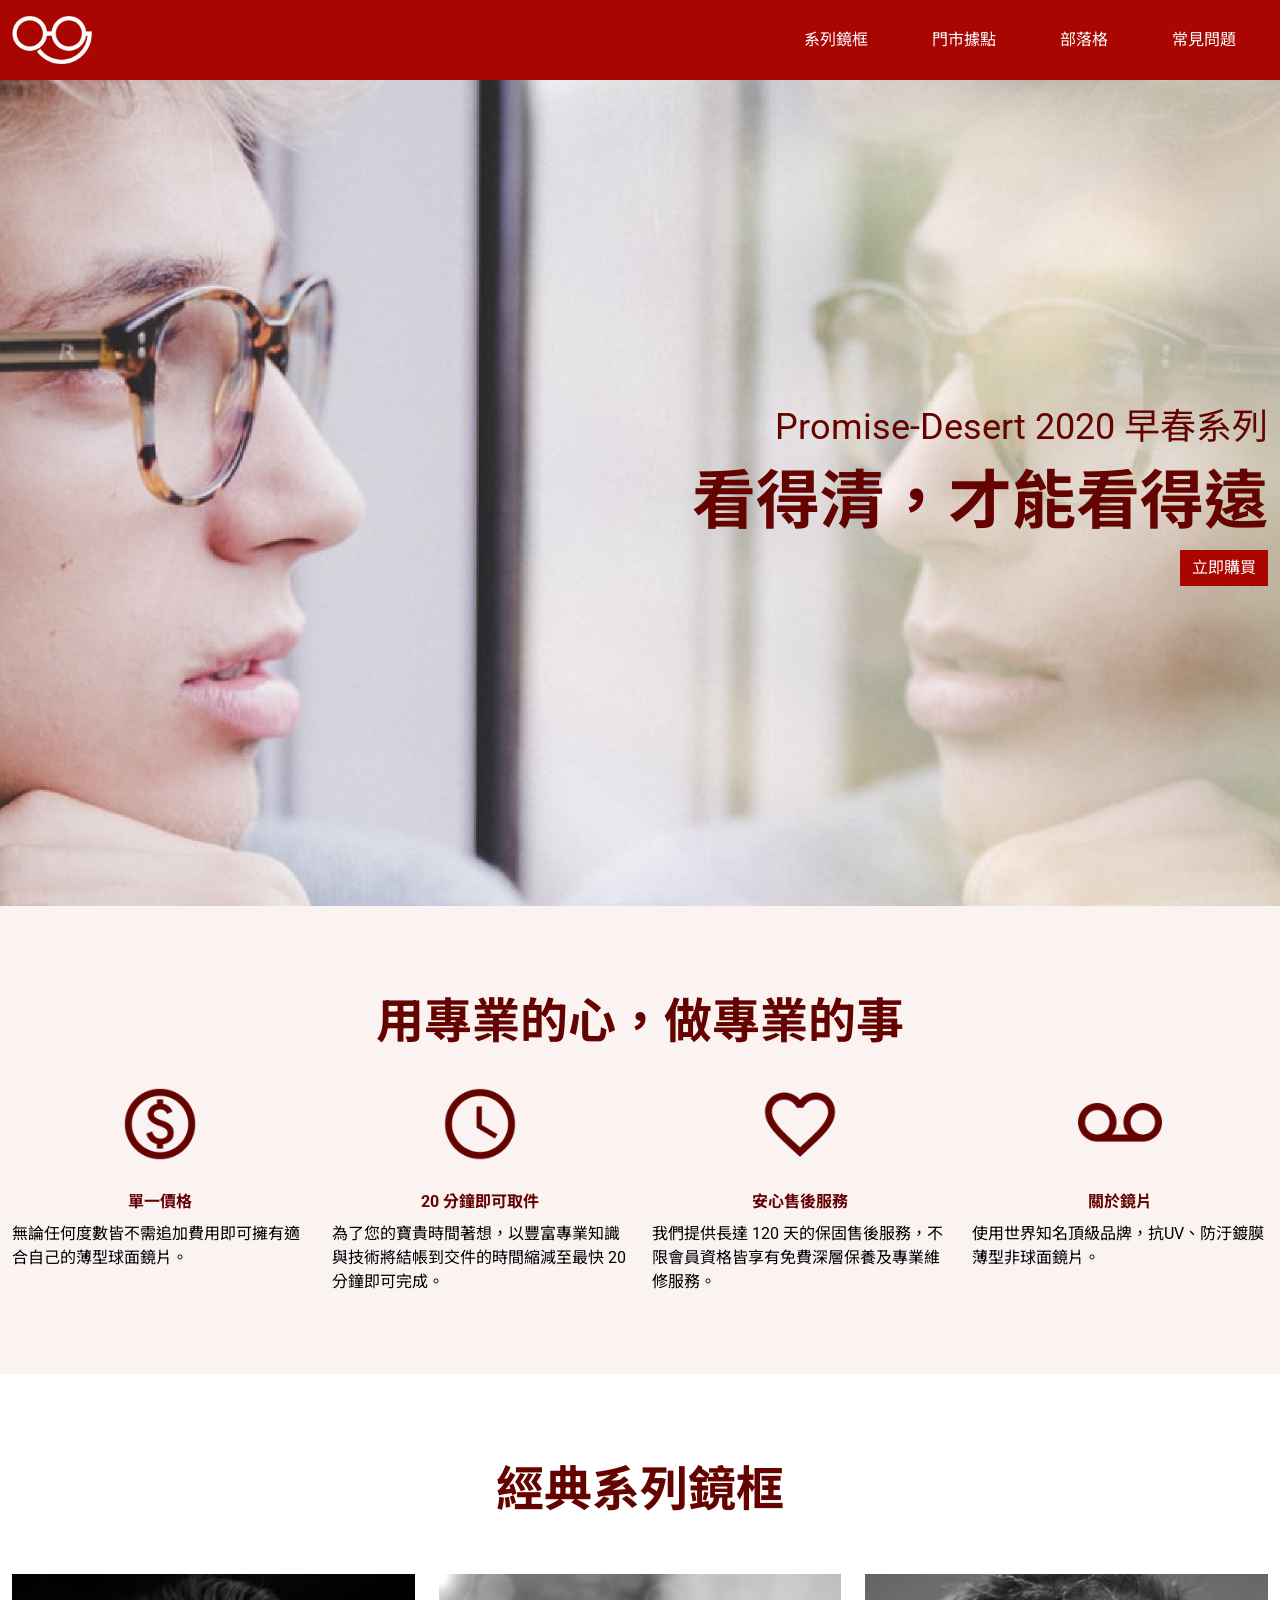
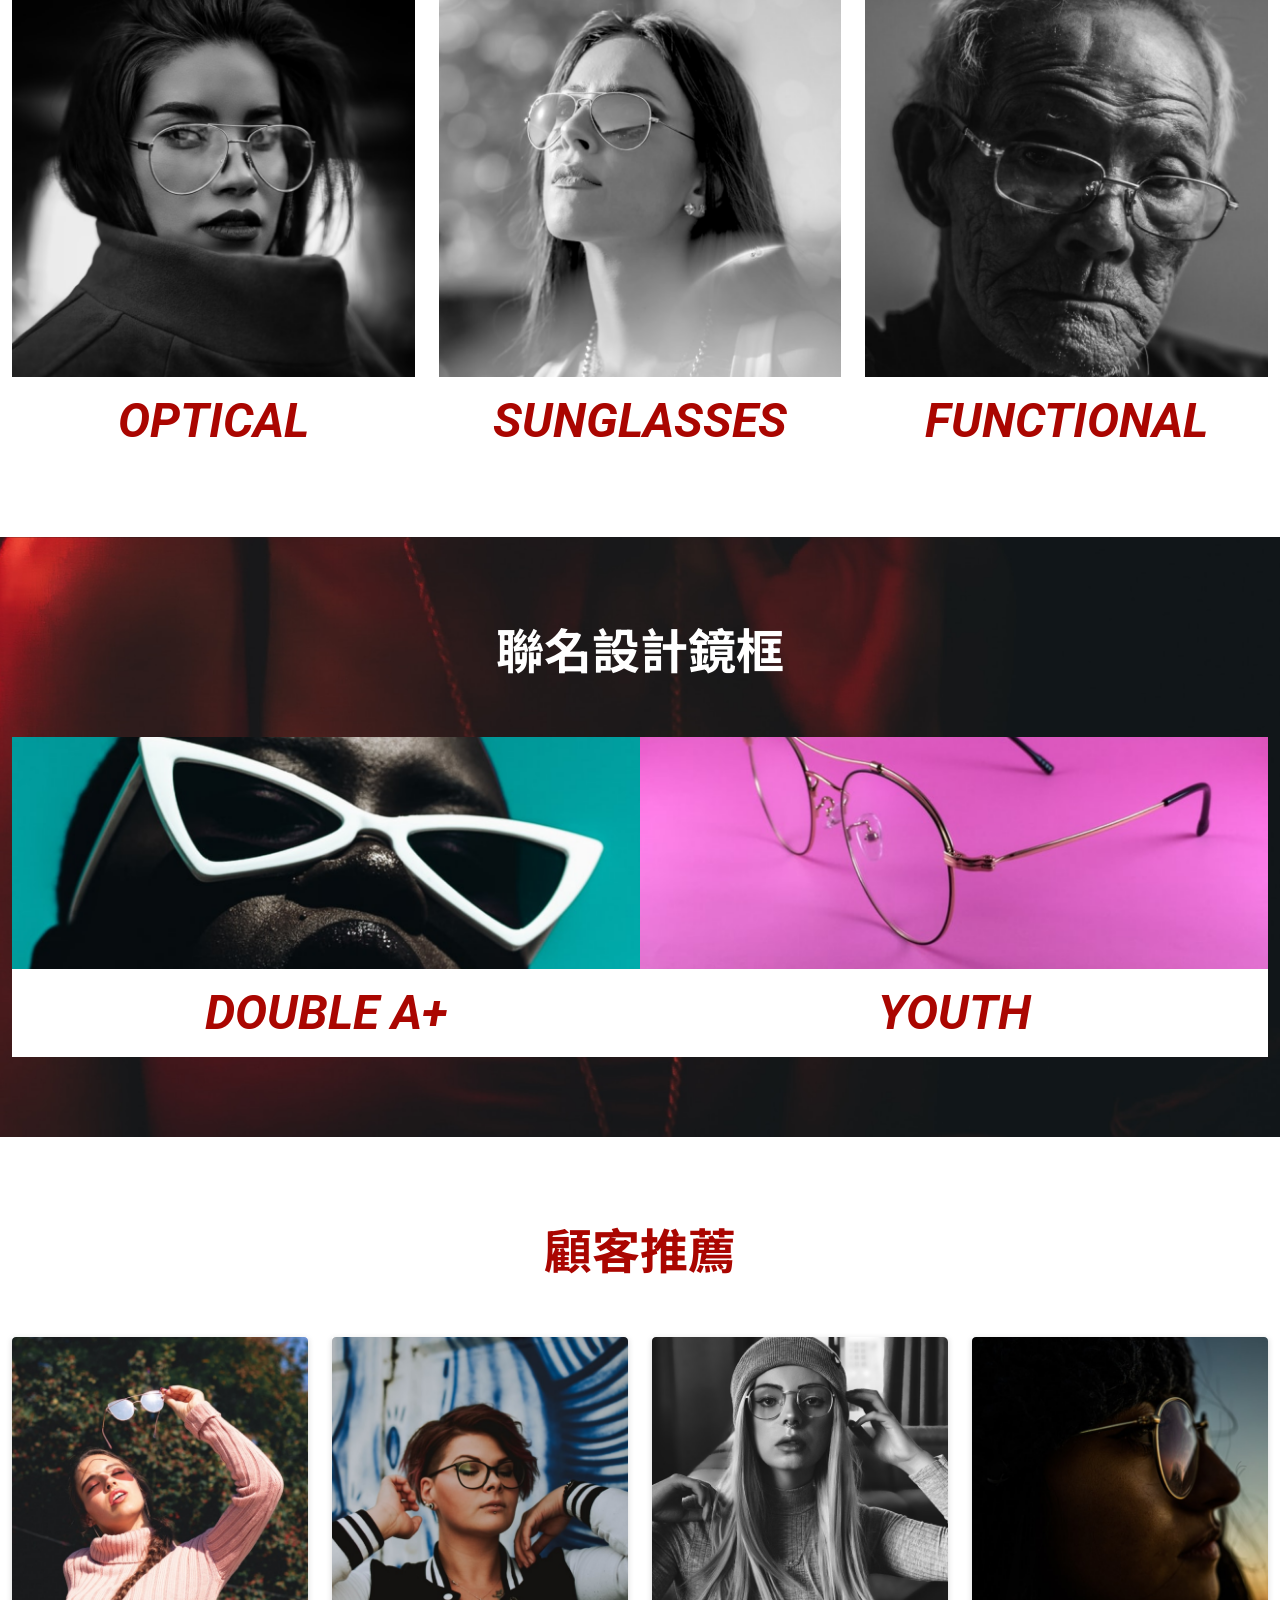
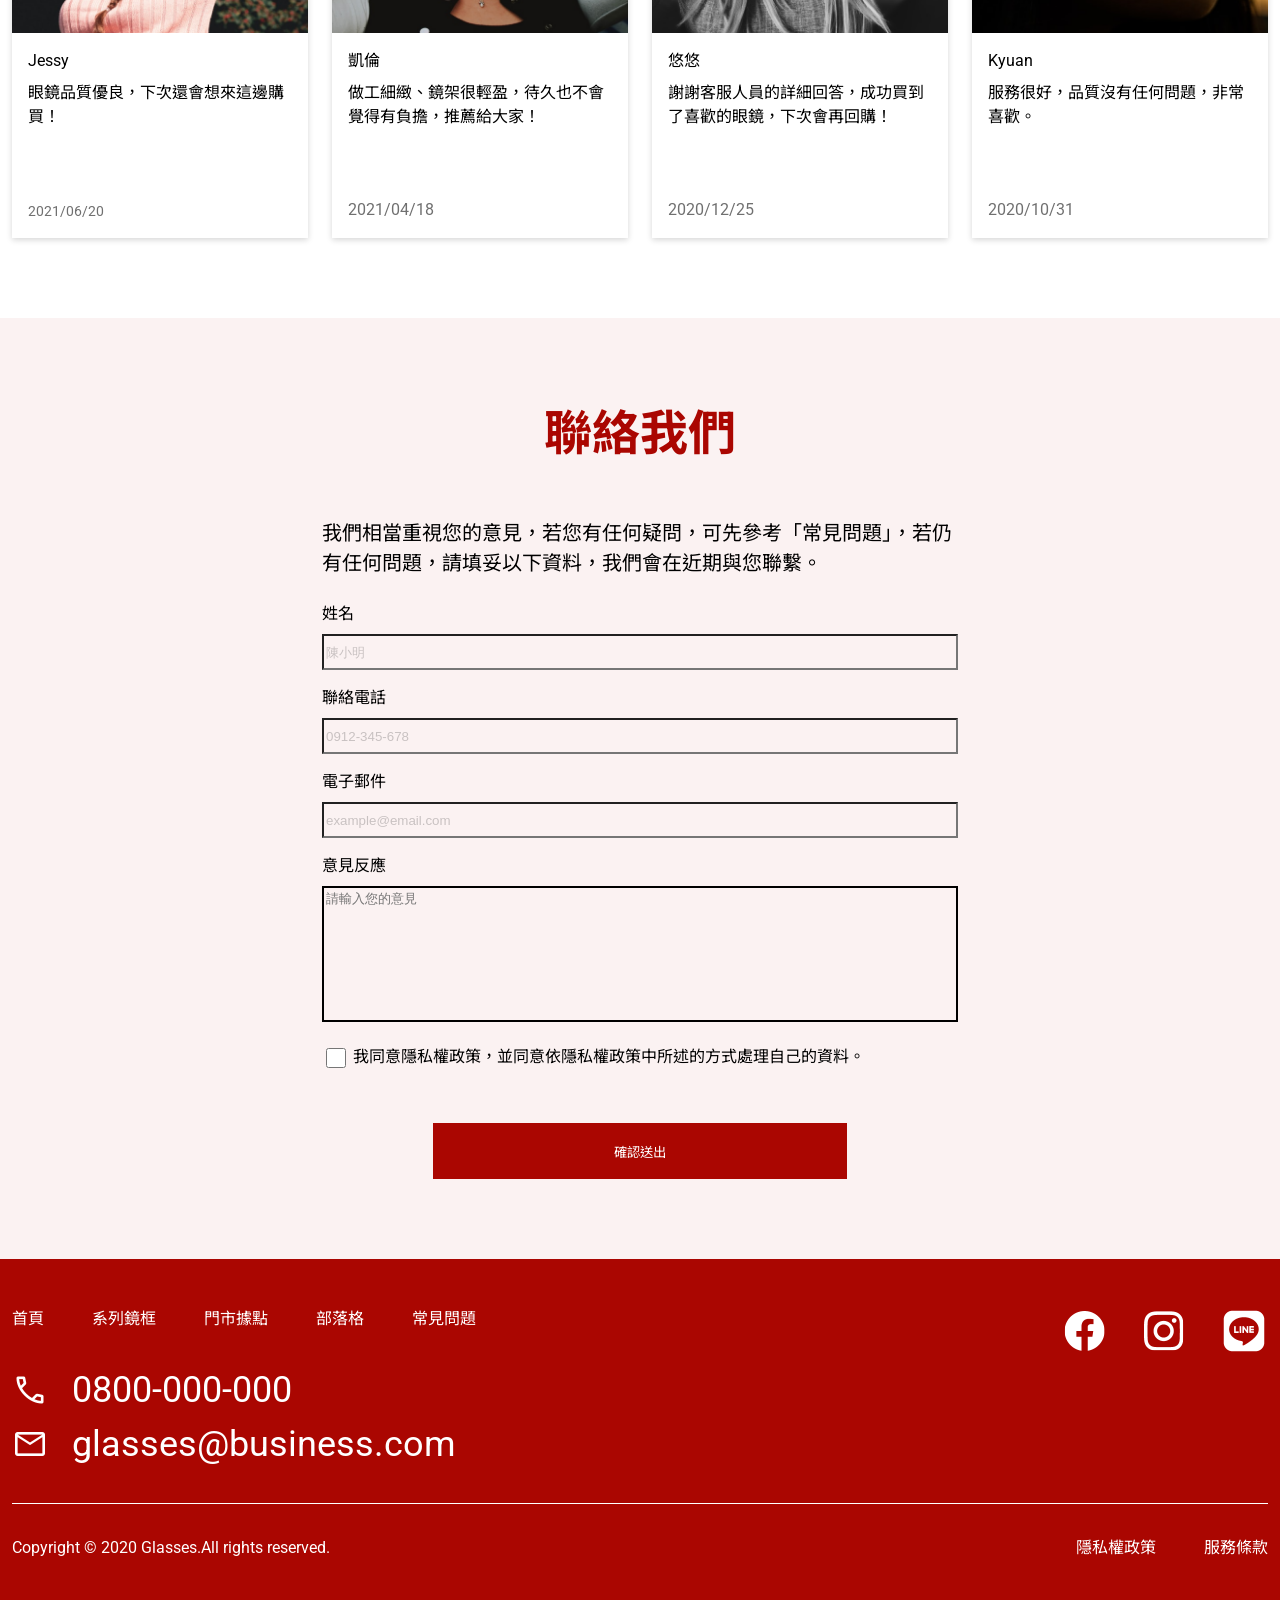
<file: index.html>
<!DOCTYPE html>
<html lang="en">

<head>
  <meta charset="UTF-8">
  <meta name="viewport" content="width=device-width, initial-scale=1.0">
  <meta http-equiv="X-UA-Compatible" content="ie=edge">
  <title>
    眼鏡官網
  </title>

  <!-- google font -->
  <link rel="preconnect" href="https://fonts.googleapis.com">
  <link rel="preconnect" href="https://fonts.gstatic.com" crossorigin>
  <link
    href="https://fonts.googleapis.com/css2?family=Noto+Sans+TC:wght@100;300;400;500;700;900&family=Roboto:ital,wght@0,100;0,300;0,400;0,500;0,700;0,900;1,100;1,300;1,400;1,500;1,700;1,900&display=swap"
    rel="stylesheet">
  <!-- icon -->
  <link href="https://fonts.googleapis.com/icon?family=Material+Icons" rel="stylesheet">
  <!-- Material Symbol Icons -->
  <link rel="stylesheet"
    href="https://fonts.googleapis.com/css2?family=Material+Symbols+Outlined:opsz,wght,FILL,GRAD@48,400,0,0" />
  <!-- Material Icons -->
  <link href="https://fonts.googleapis.com/icon?family=Material+Icons+Outlined" rel="stylesheet">
  <link rel="stylesheet" href="./assets/style/all.css">
</head>

<body>
  <header class="bgc-primary">
    <nav class="navbar container">
      <h1 class="logo"><a href="./index.html">○○眼鏡</a></h1>
      <ul class="menu color-white">
        <li><a href="./optical.html">系列鏡框</a></li>
        <li><a href="#">門市據點</a></li>
        <li><a href="#">部落格</a></li>
        <li><a href="#">常見問題</a></li>
      </ul>
      <!-- mobile  -->
      <span class="material-icons-outlined mobileMenu-switch color-white d-none">
        menu
      </span>
      <span class="material-icons-outlined mobileMenu-close color-white d-none">
        clear
        </span>
    </nav>

  </header>
  <main>
    
<section class="banner">
  <div class="container banner-text">
    <h4 class="color-secondary-dark fz-l">Promise-Desert 2020 早春系列</h4>
    <h3 class="color-secondary-dark fz-xxl fw-bold">看得清，才能看得遠</h3>
    <a href="#" class="color-white bgc-primary">立即購買</a>
  </div>
</section>
<section class="sellingPoint bgc-secondary-light">
<div class="section-container  pt-10 pb-10">
  <h3 class="color-secondary-dark fz-xl fw-bold text-center mb-3">用專業的心，做專業的事</h3>
  <ul class="sellingPoint-icons">
    <li>
      <img class="sellingPoint-icon mb-3" src="./assets/images/home-section2-1.png" alt="sellingPoint-icon-price">
      <h4 class="color-secondary-dark fw-bold mb-1">單一價格</h4>
      <p>無論任何度數皆不需追加費用即可擁有適合自己的薄型球面鏡片。</p>
    </li>
    <li>
      <img class="sellingPoint-icon mb-3" src="./assets/images/home-section2-2.png" alt="sellingPoint-icon-quick">
      <h4 class="color-secondary-dark fw-bold mb-1">20 分鐘即可取件</h4>
      <p>為了您的寶貴時間著想，以豐富專業知識與技術將結帳到交件的時間縮減至最快 20 分鐘即可完成。</p>
    </li>
    <li>
      <img class="sellingPoint-icon mb-3" src="./assets/images/home-section2-3.png" alt="sellingPoint-icon-warranty">
      <h4 class="color-secondary-dark fw-bold mb-1">安心售後服務</h4>
      <p>我們提供長達 120 天的保固售後服務，不限會員資格皆享有免費深層保養及專業維修服務。</p>
    </li>
    <li>
      <img class="sellingPoint-icon mb-3" src="./assets/images/home-sectioin2-4.png" alt="sellingPoint-icon-quality">
      <h4 class="color-secondary-dark fw-bold mb-1">關於鏡片</h4>
      <p>使用世界知名頂級品牌，抗UV、防汙鍍膜薄型非球面鏡片。</p>
    </li>
  </ul>
</div>
</section>
<section class="section-container pt-10 pb-10">
  <h3 class="index-title color-secondary-dark fz-xl fw-bold text-center">經典系列鏡框</h3>
  <ul class="classicSeries">
    <li>
      <div class="mb-1 product-hover">
        <a href="./optical.html" class="d-block">
          <img src="./assets/images/home-section3-1.png" alt="classic-optical-img">
        </a>       
      </div>
      <h4 class="fz-xl text-italic fw-bold color-primary text-center">OPTICAL</h4>
    </li>
    <li>
      <div class="mb-1 product-hover">
        <a href="#" class="d-block">
          <img src="./assets/images/home-section3-2.png" alt="classic-sunglasses-img">
        </a>  
      </div>
      <h4 class="fz-xl text-italic fw-bold color-primary text-center">SUNGLASSES</h4>
    </li>
    <li>
      <div class="mb-1 product-hover">
        <a href="#" class="d-block">
          <img src="./assets/images/home-section3-3.png" alt="classic-functional-img">
        </a>   
      </div>
      <h4 class="fz-xl text-italic fw-bold color-primary text-center">FUNCTIONAL</h4>
    </li>
  </ul>
</section>
<section class="co-branding">
  <div class="section-container pt-10 pb-10">
    <h3 class="index-title color-white fz-xl fw-bold text-center">聯名設計鏡框</h3>
    <ul class="co-brnadingImages">
      <li>
        <div class="co-brandingImage co-brandingImage-double product-hover">
          <a href="#" class="d-block">
            <img src="./assets/images/home-section4-1.png" alt="cobanding-doubleA-img">
          </a>  
        </div> 
        <h4 class="fz-xl text-italic text-italic fw-bold text-center color-primary bgc-white pt-1 pb-1">DOUBLE A+</h4> 
      </li>
      <li>
        <div class="co-brandingImage co-brandingImage-youth product-hover">
          <a href="#" class="d-block">
            <img src="./assets/images/home-section4-2.png" alt="cobanding-youth-img">
          </a>  
        </div>
        <h4 class="fz-xl text-italic text-italic fw-bold text-center color-primary bgc-white pt-1 pb-1">YOUTH</h4>
      </li>
    </ul>
  </div>
</section>
<section class="recommendation">
  <div class="section-container pt-10 pb-10">
    <h3 class="index-title color-primary fz-xl fw-bold text-center">顧客推薦</h3>
    <ul class="customRecommend-list">
      <li>
        <div class="custom-img">
          <img src="./assets/images/home-section5-1.png" alt="custom-img">
        </div>
       <div class="recommendation-content">
        <h5 class="mb-1">Jessy</h5>
        <p>眼鏡品質優良，下次還會想來這邊購買！</p>
        <span class="fz-xxs">2021/06/20</span>
       </div>
      </li>
      <li>
        <div class="custom-img">
          <img src="./assets/images/home-section5-2.png" alt="custom-img">
        </div>
        <div class="recommendation-content">
          <h5 class="mb-1">凱倫</h5>
        <p>做工細緻、鏡架很輕盈，待久也不會覺得有負擔，推薦給大家！</p>
        <span>2021/04/18</span>
        </div>
      </li>
      <li>
        <div class="custom-img">
          <img src="./assets/images/home-section5-3.png" alt="custom-img">
        </div>
        <div class="recommendation-content">
          <h5 class="mb-1">悠悠</h5>
        <p>謝謝客服人員的詳細回答，成功買到了喜歡的眼鏡，下次會再回購！</p>
        <span>2020/12/25</span>
      </div>    
      </li>
      <li>
        <div class="custom-img">
          <img src="./assets/images/home-section5-4.png" alt="custom-img">
        </div>
        <div class="recommendation-content">
          <h5 class="mb-1">Kyuan</h5>
        <p>服務很好，品質沒有任何問題，非常喜歡。</p>
        <span>2020/10/31</span>
        </div>
      </li>
    </ul>
  </div>
</section>
<section class="contact bgc-secondary-light">
  <div class="section-container pt-10 pb-10">
    <h3 class="index-title color-primary fz-xl fw-bold text-center">聯絡我們</h3>
    <p class="fz-sm">我們相當重視您的意見，若您有任何疑問，可先參考「常見問題」，若仍有任何問題，請填妥以下資料，我們會在近期與您聯繫。</p>
    <form action="">
      <label for="input-name" class="mb-1">姓名</label>
      <input type="text" id="input-name" class="bgc-secondary-light mb-2" placeholder="陳小明">
      <label for="input-phone" class="mb-1">聯絡電話</label>
      <input type="tel" id="input-phone" class="bgc-secondary-light mb-2" placeholder="0912-345-678">
      <label for="input-email" class="mb-1">電子郵件</label>
      <input type="email" id="input-email" class="bgc-secondary-light mb-2" placeholder="example@email.com">
      <label for="customer-suggestion" class="mb-1">意見反應</label>
     <textarea name="" id="customer-suggestion" cols="30" rows="10" class="bgc-secondary-light mb-2" placeholder="請輸入您的意見"></textarea>
     <input type="checkbox" name="" id="input-checkbox" class="input-checkbox">
     <label for="input-checkbox" class="label-checkbox">我同意隱私權政策，並同意依隱私權政策中所述的方式處理自己的資料。</label>
     <button type="submit" class="button-submit color-white bgc-primary">確認送出</button>
    </form>
    
  </div>
</section>
  </main>


  <footer class="footer bgc-primary pt-6 pb-6">
    <div class="container">
      <nav class="footer-navbar">
        <div>
          <ul class="footer-menu mb-4">
          <li><a href="./index.html" class="color-white">首頁</a></li>
          <li><a href="./optical.html" class="color-white">系列鏡框</a></li>
          <li><a href="#" class="color-white">門市據點</a></li>
          <li><a href="#" class="color-white">部落格</a></li>
          <li><a href="#" class="color-white">常見問題</a></li>
        </ul>
        <address class="footer-contact">
          <ul>
            <li class="color-white fz-l">
              <span class="material-symbols-outlined fz-l mr-3">
                call
                </span>
              <a href="telto:0800000000">0800-000-000</a></li>
            <li class="color-white fz-l">
              <span class="material-symbols-outlined fz-l mr-3">
                mail
                </span>
              <a href="mail:glasses@business.com">glasses@business.com</a></li>
          </ul>
        </address>
        </div>        
        <ul class="footer-icons">
          <li class="footer-icon"><a href="#"><img src="./assets/images/ic-social-fb.png" alt="socialIcon-fb"></a></li>
          <li class="footer-icon"><a href="#"><img src="./assets/images/ic_social_ig.png" alt="socialIcon-ig"></a></li>
          <li class="footer-icon"><a href="#"><img src="./assets/images/ic_social_line.png" alt="socialIcon-line"></a></li>
        </ul>        
      </nav>
      <div class="policy color-white mt-4">
        <p>Copyright © 2020 Glasses.All rights reserved.</p>
        <ul class="policy-list">
          <li class="mr-6"><a href="#">隱私權政策</a></li>
          <li><a href="#">服務條款</a></li>
        </ul>
      </div>
    </div>
  </footer>
  <script src="./assets/js/vendors.js"></script>
  <script src="./assets/js/all.js"></script>
</body>

</html>
</file>
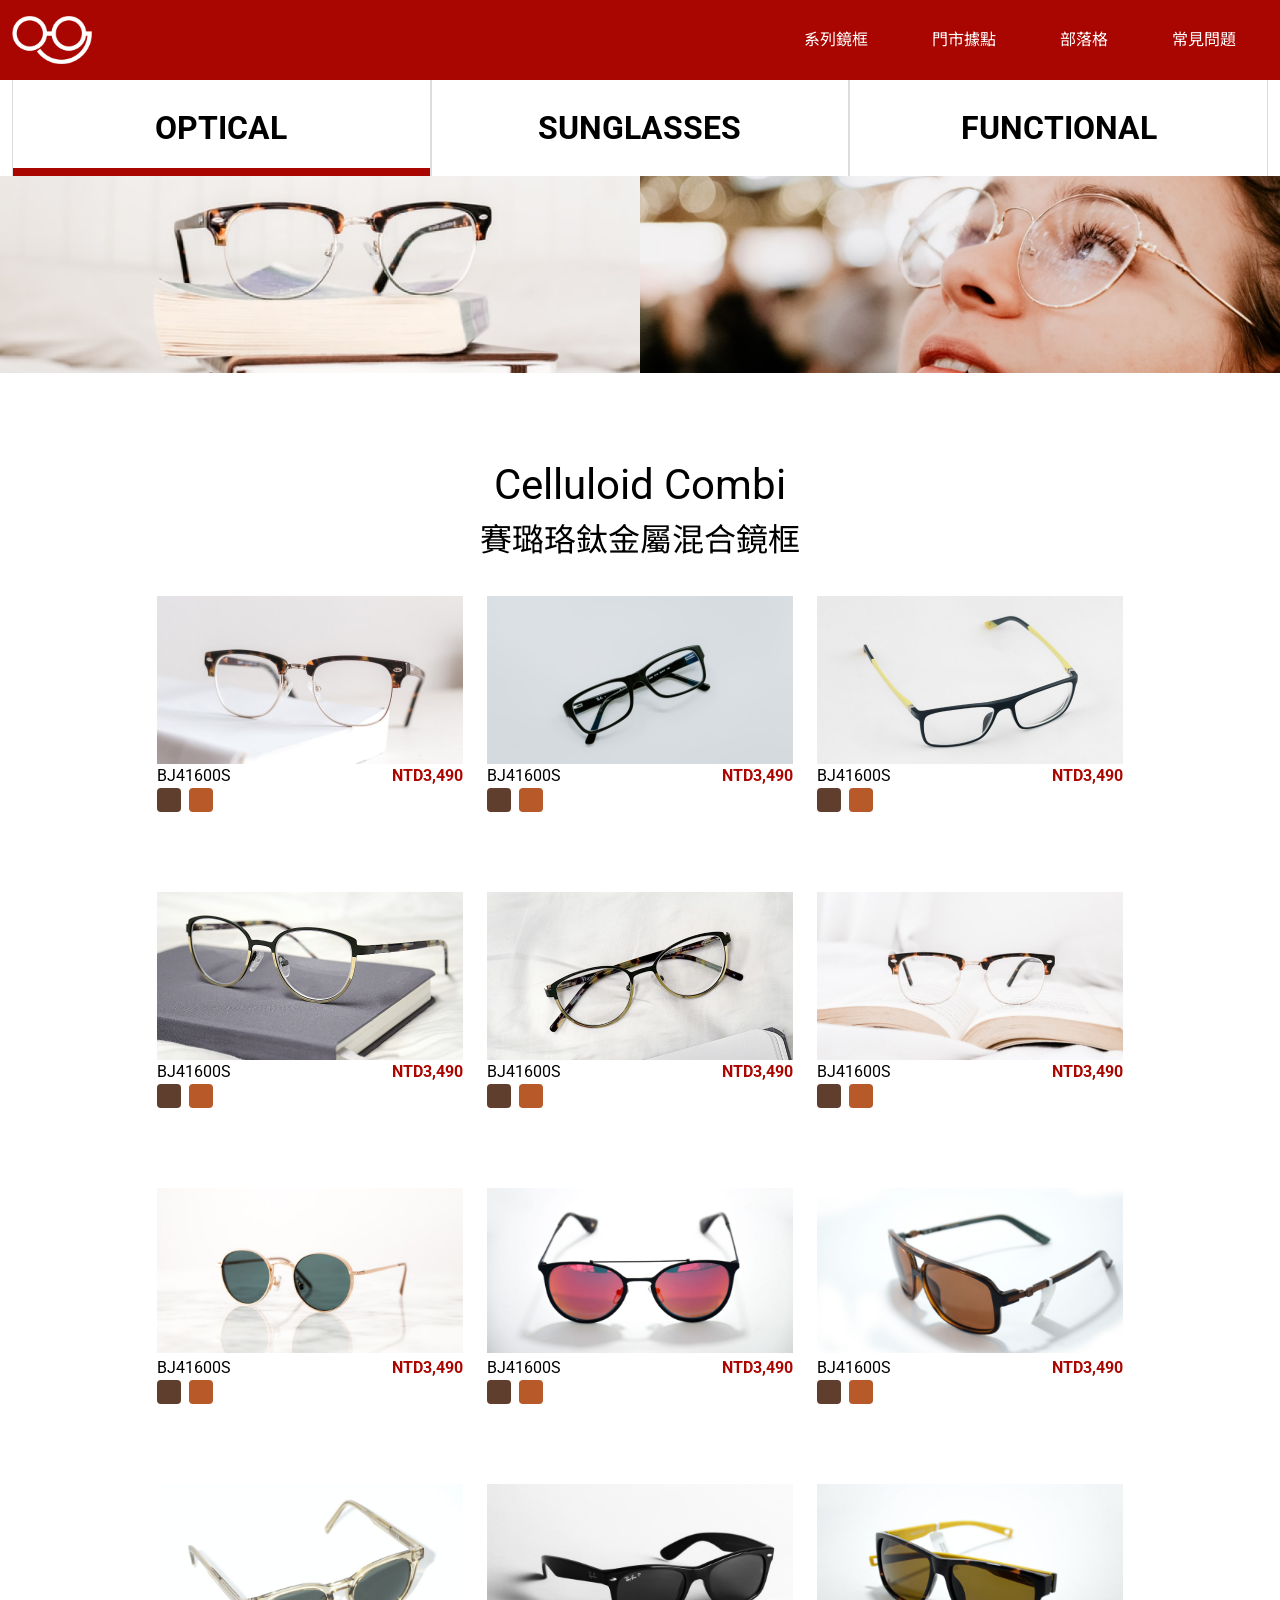
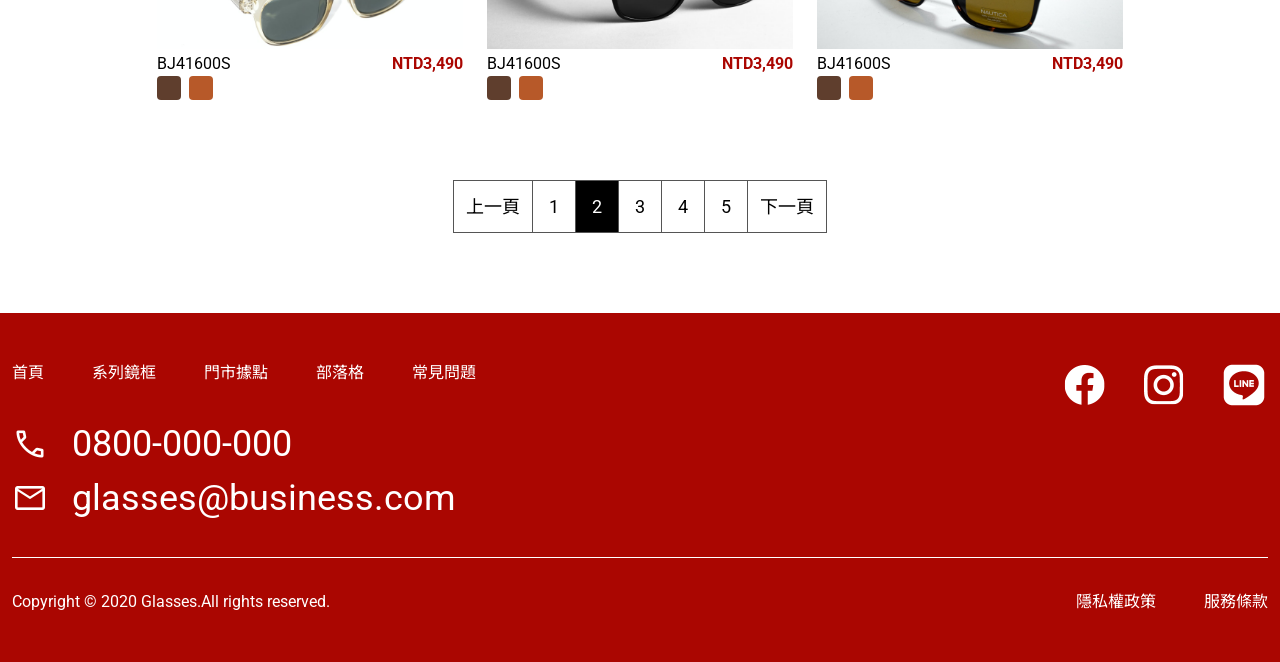
<file: optical.html>
<!DOCTYPE html>
<html lang="en">

<head>
  <meta charset="UTF-8">
  <meta name="viewport" content="width=device-width, initial-scale=1.0">
  <meta http-equiv="X-UA-Compatible" content="ie=edge">
  <title>
    眼鏡官網
  </title>

  <!-- google font -->
  <link rel="preconnect" href="https://fonts.googleapis.com">
  <link rel="preconnect" href="https://fonts.gstatic.com" crossorigin>
  <link
    href="https://fonts.googleapis.com/css2?family=Noto+Sans+TC:wght@100;300;400;500;700;900&family=Roboto:ital,wght@0,100;0,300;0,400;0,500;0,700;0,900;1,100;1,300;1,400;1,500;1,700;1,900&display=swap"
    rel="stylesheet">
  <!-- icon -->
  <link href="https://fonts.googleapis.com/icon?family=Material+Icons" rel="stylesheet">
  <!-- Material Symbol Icons -->
  <link rel="stylesheet"
    href="https://fonts.googleapis.com/css2?family=Material+Symbols+Outlined:opsz,wght,FILL,GRAD@48,400,0,0" />
  <!-- Material Icons -->
  <link href="https://fonts.googleapis.com/icon?family=Material+Icons+Outlined" rel="stylesheet">
  <link rel="stylesheet" href="./assets/style/all.css">
</head>

<body>
  <header class="bgc-primary">
    <nav class="navbar container">
      <h1 class="logo"><a href="./index.html">○○眼鏡</a></h1>
      <ul class="menu color-white">
        <li><a href="./optical.html">系列鏡框</a></li>
        <li><a href="#">門市據點</a></li>
        <li><a href="#">部落格</a></li>
        <li><a href="#">常見問題</a></li>
      </ul>
      <!-- mobile  -->
      <span class="material-icons-outlined mobileMenu-switch color-white d-none">
        menu
      </span>
      <span class="material-icons-outlined mobileMenu-close color-white d-none">
        clear
        </span>
    </nav>

  </header>
  <main>
    <nav class="optical-navbar">
    <ul class="optical-menu container">
        <li class="optical-menu-item active"><a href="#" class="d-block fw-bold pt-3 pb-3">OPTICAL</a></li>
        <li class="optical-menu-item"><a href="#" class="d-block fw-bold pt-3 pb-3">SUNGLASSES</a></li>
        <li class="optical-menu-item"><a href="#" class="d-block fw-bold pt-3 pb-3">FUNCTIONAL</a></li>
    </ul>
</nav>
<section class="optical-banner">
    <ul>
        <li><img src="./assets/images/product-header-1.png" alt=""></li>
        <li><img src="./assets/images/product-header-2.png" alt=""></li>
    </ul>
</section>
<section class="section-container optical-products pt-10 pb-10">
    <h2 class="text-center">Celluloid Combi</h2>
    <h2 class="optical-name-ch text-center mb-4">賽璐珞鈦金屬混合鏡框</h2>
    <ul class="optical-products-list">
        <li class="optical-product-item product-bg-hover">
            <div class="optical-product-img">
                <img src="./assets/images/product-1.png" alt="">
            </div>
            <div class="optical-product-info">
                <div class="optical-product">BJ41600S</div>
                <div class="price color-primary fw-bold">NTD3,490</div>
            </div>
            <ul class="optical-product-colors">
                <li class="mr-1">
                    <div class="optical-product-color optical-product-color1"></div>
                </li>
                <li>
                    <div class="optical-product-color optical-product-color2"></div>
                </li>
            </ul>
            <a href="#"></a>
        </li>
        <li class="optical-product-item product-bg-hover">
            <div class="optical-product-img">
                <img src="./assets/images/product-2.png" alt="">
            </div>
            <div class="optical-product-info">
                <div class="optical-product">BJ41600S</div>
                <div class="price color-primary fw-bold">NTD3,490</div>
            </div>
            <ul class="optical-product-colors">
                <li class="mr-1">
                    <div class="optical-product-color optical-product-color1"></div>
                </li>
                <li>
                    <div class="optical-product-color optical-product-color2"></div>
                </li>
            </ul>
            <a href="#"></a>
        </li>
        <li class="optical-product-item product-bg-hover">
            <div class="optical-product-img">
                <img src="./assets/images/product-3.png" alt="">
            </div>
            <div class="optical-product-info">
                <div class="optical-product">BJ41600S</div>
                <div class="price color-primary fw-bold">NTD3,490</div>
            </div>
            <ul class="optical-product-colors">
                <li class="mr-1">
                    <div class="optical-product-color optical-product-color1"></div>
                </li>
                <li>
                    <div class="optical-product-color optical-product-color2"></div>
                </li>
            </ul>
            <a href="#"></a>
        </li>
        <li class="optical-product-item product-bg-hover">
            <div class="optical-product-img">
                <img src="./assets/images/product-4.png" alt="">
            </div>
            <div class="optical-product-info">
                <div class="optical-product">BJ41600S</div>
                <div class="price color-primary fw-bold">NTD3,490</div>
            </div>
            <ul class="optical-product-colors">
                <li class="mr-1">
                    <div class="optical-product-color optical-product-color1"></div>
                </li>
                <li>
                    <div class="optical-product-color optical-product-color2"></div>
                </li>
            </ul>
            <a href="#"></a>
        </li>
        <li class="optical-product-item product-bg-hover">
            <div class="optical-product-img">
                <img src="./assets/images/product-5.png" alt="">
            </div>
            <div class="optical-product-info">
                <div class="optical-product">BJ41600S</div>
                <div class="price color-primary fw-bold">NTD3,490</div>
            </div>
            <ul class="optical-product-colors">
                <li class="mr-1">
                    <div class="optical-product-color optical-product-color1"></div>
                </li>
                <li>
                    <div class="optical-product-color optical-product-color2"></div>
                </li>
            </ul>
            <a href="#"></a>
        </li>
        <li class="optical-product-item product-bg-hover">
            <div class="optical-product-img">
                <img src="./assets/images/product-6.png" alt="">
            </div>
            <div class="optical-product-info">
                <div class="optical-product">BJ41600S</div>
                <div class="price color-primary fw-bold">NTD3,490</div>
            </div>
            <ul class="optical-product-colors">
                <li class="mr-1">
                    <div class="optical-product-color optical-product-color1"></div>
                </li>
                <li>
                    <div class="optical-product-color optical-product-color2"></div>
                </li>
            </ul>
            <a href="#"></a>
        </li>
        <li class="optical-product-item product-bg-hover">
            <div class="optical-product-img">
                <img src="./assets/images/product-7.png" alt="">
            </div>
            <div class="optical-product-info">
                <div class="optical-product">BJ41600S</div>
                <div class="price color-primary fw-bold">NTD3,490</div>
            </div>
            <ul class="optical-product-colors">
                <li class="mr-1">
                    <div class="optical-product-color optical-product-color1"></div>
                </li>
                <li>
                    <div class="optical-product-color optical-product-color2"></div>
                </li>
            </ul>
            <a href="#"></a>
        </li>
        <li class="optical-product-item product-bg-hover">
            <div class="optical-product-img">
                <img src="./assets/images/product-8.png" alt="">
            </div>
            <div class="optical-product-info">
                <div class="optical-product">BJ41600S</div>
                <div class="price color-primary fw-bold">NTD3,490</div>
            </div>
            <ul class="optical-product-colors">
                <li class="mr-1">
                    <div class="optical-product-color optical-product-color1"></div>
                </li>
                <li>
                    <div class="optical-product-color optical-product-color2"></div>
                </li>
            </ul>
            <a href="#"></a>
        </li>
        <li class="optical-product-item product-bg-hover">
            <div class="optical-product-img">
                <img src="./assets/images/product-9.png" alt="">
            </div>
            <div class="optical-product-info">
                <div class="optical-product">BJ41600S</div>
                <div class="price color-primary fw-bold">NTD3,490</div>
            </div>
            <ul class="optical-product-colors">
                <li class="mr-1">
                    <div class="optical-product-color optical-product-color1"></div>
                </li>
                <li>
                    <div class="optical-product-color optical-product-color2"></div>
                </li>
            </ul>
            <a href="#"></a>
        </li>
        <li class="optical-product-item product-bg-hover">
            <div class="optical-product-img">
                <img src="./assets/images/product-10.png" alt="">
            </div>
            <div class="optical-product-info">
                <div class="optical-product">BJ41600S</div>
                <div class="price color-primary fw-bold">NTD3,490</div>
            </div>
            <ul class="optical-product-colors">
                <li class="mr-1">
                    <div class="optical-product-color optical-product-color1"></div>
                </li>
                <li>
                    <div class="optical-product-color optical-product-color2"></div>
                </li>
            </ul>
            <a href="#"></a>
        </li>
        <li class="optical-product-item product-bg-hover">
            <div class="optical-product-img">
                <img src="./assets/images/product-11.png" alt="">
            </div>
            <div class="optical-product-info">
                <div class="optical-product">BJ41600S</div>
                <div class="price color-primary fw-bold">NTD3,490</div>
            </div>
            <ul class="optical-product-colors">
                <li class="mr-1">
                    <div class="optical-product-color optical-product-color1"></div>
                </li>
                <li>
                    <div class="optical-product-color optical-product-color2"></div>
                </li>
            </ul>
            <a href="#"></a>
        </li>
        <li class="optical-product-item product-bg-hover">
            <div class="optical-product-img">
                <img src="./assets/images/product-12.png" alt="">
            </div>
            <div class="optical-product-info">
                <div class="optical-product">BJ41600S</div>
                <div class="price color-primary fw-bold">NTD3,490</div>
            </div>
            <ul class="optical-product-colors">
                <li class="mr-1">
                    <div class="optical-product-color optical-product-color1"></div>
                </li>
                <li>
                    <div class="optical-product-color optical-product-color2"></div>
                </li>
            </ul>
            <a href="#"></a>
        </li>
    </ul>    
    <ul class="pagination mt-10">
        <il class="pagination-pre"><a href="#" class="d-block">上一頁</a></il>
        <il class="pagination-page"><a href="#" class="d-block">1</a></il>
        <il class="pagination-page active"><a href="#" class="d-block">2</a></il>
        <il class="pagination-page"><a href="#" class="d-block">3</a></il>
        <il class="pagination-page"><a href="#" class="d-block">4</a></il>
        <il class="pagination-page"><a href="#" class="d-block">5</a></il>
        <il class="pagination-next"><a href="#" class="d-block">下一頁</a></il>
    </ul>
</section>
  </main>


  <footer class="footer bgc-primary pt-6 pb-6">
    <div class="container">
      <nav class="footer-navbar">
        <div>
          <ul class="footer-menu mb-4">
          <li><a href="./index.html" class="color-white">首頁</a></li>
          <li><a href="./optical.html" class="color-white">系列鏡框</a></li>
          <li><a href="#" class="color-white">門市據點</a></li>
          <li><a href="#" class="color-white">部落格</a></li>
          <li><a href="#" class="color-white">常見問題</a></li>
        </ul>
        <address class="footer-contact">
          <ul>
            <li class="color-white fz-l">
              <span class="material-symbols-outlined fz-l mr-3">
                call
                </span>
              <a href="telto:0800000000">0800-000-000</a></li>
            <li class="color-white fz-l">
              <span class="material-symbols-outlined fz-l mr-3">
                mail
                </span>
              <a href="mail:glasses@business.com">glasses@business.com</a></li>
          </ul>
        </address>
        </div>        
        <ul class="footer-icons">
          <li class="footer-icon"><a href="#"><img src="./assets/images/ic-social-fb.png" alt="socialIcon-fb"></a></li>
          <li class="footer-icon"><a href="#"><img src="./assets/images/ic_social_ig.png" alt="socialIcon-ig"></a></li>
          <li class="footer-icon"><a href="#"><img src="./assets/images/ic_social_line.png" alt="socialIcon-line"></a></li>
        </ul>        
      </nav>
      <div class="policy color-white mt-4">
        <p>Copyright © 2020 Glasses.All rights reserved.</p>
        <ul class="policy-list">
          <li class="mr-6"><a href="#">隱私權政策</a></li>
          <li><a href="#">服務條款</a></li>
        </ul>
      </div>
    </div>
  </footer>
  <script src="./assets/js/vendors.js"></script>
  <script src="./assets/js/all.js"></script>
</body>

</html>
</file>
<file: assets/style/all.css>
/* http://meyerweb.com/eric/tools/css/reset/ 
   v2.0 | 20110126
   License: none (public domain)
*/
html, body, div, span, applet, object, iframe,
h1, h2, h3, h4, h5, h6, p, blockquote, pre,
a, abbr, acronym, address, big, cite, code,
del, dfn, em, img, ins, kbd, q, s, samp,
small, strike, strong, sub, sup, tt, var,
b, u, i, center,
dl, dt, dd, ol, ul, li,
fieldset, form, label, legend,
table, caption, tbody, tfoot, thead, tr, th, td,
article, aside, canvas, details, embed,
figure, figcaption, footer, header, hgroup,
menu, nav, output, ruby, section, summary,
time, mark, audio, video {
  margin: 0;
  padding: 0;
  border: 0;
  font-size: 100%;
  font: inherit;
  vertical-align: baseline; }

/* HTML5 display-role reset for older browsers */
article, aside, details, figcaption, figure,
footer, header, hgroup, menu, nav, section {
  display: block; }

body {
  line-height: 1.5; }

ol, ul {
  list-style: none; }

blockquote, q {
  quotes: none; }

blockquote:before, blockquote:after,
q:before, q:after {
  content: '';
  content: none; }

table {
  border-collapse: collapse;
  border-spacing: 0; }

.fw-bold {
  font-weight: bold; }

.text-center {
  text-align: center; }

.text-italic {
  font-style: italic; }

.d-block {
  display: block; }

.d-none {
  display: none; }

.product-hover:hover {
  opacity: 0.8; }

.product-bg-hover:hover img {
  -webkit-transform: scale(1.1);
      -ms-transform: scale(1.1);
          transform: scale(1.1);
  -webkit-transition: .3s;
  -o-transition: .3s;
  transition: .3s; }

.fz-xxs {
  font-size: 14px; }

.fz-xs {
  font-size: 16px; }

.fz-sm {
  font-size: 20px; }

.fz-reg {
  font-size: 24px; }

.fz-l {
  font-size: 36px; }

.fz-xl {
  font-size: 48px; }

.fz-xxl {
  font-size: 64px; }

.color-primary {
  color: #AA0601; }

.color-secondary-dark {
  color: #650300; }

.color-secondary-light {
  color: #FBF2F2; }

.color-white {
  color: #fff; }

.color-black {
  color: #000; }

.color-black-light {
  color: #212529; }

.color-gray {
  color: #CED4DA; }

.color-gray-dark {
  color: #495057; }

.color-gray-light {
  color: #00000020; }

.bgc-primary {
  background-color: #AA0601; }

.bgc-secondary-dark {
  background-color: #650300; }

.bgc-secondary-light {
  background-color: #FBF2F2; }

.bgc-white {
  background-color: #fff; }

.bgc-black {
  background-color: #000; }

.bgc-black-light {
  background-color: #212529; }

.bgc-gray {
  background-color: #CED4DA; }

.bgc-gray-dark {
  background-color: #495057; }

.bgc-gray-light {
  background-color: #00000020; }

.pt-1 {
  padding-top: 8px; }

.pt-2 {
  padding-top: 16px; }

.pt-3 {
  padding-top: 24px; }

.pt-4 {
  padding-top: 32px; }

.pt-5 {
  padding-top: 40px; }

.pt-6 {
  padding-top: 48px; }

.pt-7 {
  padding-top: 56px; }

.pt-8 {
  padding-top: 64px; }

.pt-9 {
  padding-top: 72px; }

.pt-10 {
  padding-top: 80px; }

.pb-1 {
  padding-bottom: 8px; }

.pb-2 {
  padding-bottom: 16px; }

.pb-3 {
  padding-bottom: 24px; }

.pb-4 {
  padding-bottom: 32px; }

.pb-5 {
  padding-bottom: 40px; }

.pb-6 {
  padding-bottom: 48px; }

.pb-7 {
  padding-bottom: 56px; }

.pb-8 {
  padding-bottom: 64px; }

.pb-9 {
  padding-bottom: 72px; }

.pb-10 {
  padding-bottom: 80px; }

.pl-1 {
  padding-left: 8px; }

.pl-2 {
  padding-left: 16px; }

.pl-3 {
  padding-left: 24px; }

.pl-4 {
  padding-left: 32px; }

.pl-5 {
  padding-left: 40px; }

.pl-6 {
  padding-left: 48px; }

.pl-7 {
  padding-left: 56px; }

.pl-8 {
  padding-left: 64px; }

.pl-9 {
  padding-left: 72px; }

.pl-10 {
  padding-left: 80px; }

.pr-1 {
  padding-right: 8px; }

.pr-2 {
  padding-right: 16px; }

.pr-3 {
  padding-right: 24px; }

.pr-4 {
  padding-right: 32px; }

.pr-5 {
  padding-right: 40px; }

.pr-6 {
  padding-right: 48px; }

.pr-7 {
  padding-right: 56px; }

.pr-8 {
  padding-right: 64px; }

.pr-9 {
  padding-right: 72px; }

.pr-10 {
  padding-right: 80px; }

.mt-1 {
  margin-top: 8px; }

.mt-2 {
  margin-top: 16px; }

.mt-3 {
  margin-top: 24px; }

.mt-4 {
  margin-top: 32px; }

.mt-5 {
  margin-top: 40px; }

.mt-6 {
  margin-top: 48px; }

.mt-7 {
  margin-top: 56px; }

.mt-8 {
  margin-top: 64px; }

.mt-9 {
  margin-top: 72px; }

.mt-10 {
  margin-top: 80px; }

.mb-1 {
  margin-bottom: 8px; }

.mb-2 {
  margin-bottom: 16px; }

.mb-3 {
  margin-bottom: 24px; }

.mb-4 {
  margin-bottom: 32px; }

.mb-5 {
  margin-bottom: 40px; }

.mb-6 {
  margin-bottom: 48px; }

.mb-7 {
  margin-bottom: 56px; }

.mb-8 {
  margin-bottom: 64px; }

.mb-9 {
  margin-bottom: 72px; }

.mb-10 {
  margin-bottom: 80px; }

.ml-1 {
  margin-left: 8px; }

.ml-2 {
  margin-left: 16px; }

.ml-3 {
  margin-left: 24px; }

.ml-4 {
  margin-left: 32px; }

.ml-5 {
  margin-left: 40px; }

.ml-6 {
  margin-left: 48px; }

.ml-7 {
  margin-left: 56px; }

.ml-8 {
  margin-left: 64px; }

.ml-9 {
  margin-left: 72px; }

.ml-10 {
  margin-left: 80px; }

.mr-1 {
  margin-right: 8px; }

.mr-2 {
  margin-right: 16px; }

.mr-3 {
  margin-right: 24px; }

.mr-4 {
  margin-right: 32px; }

.mr-5 {
  margin-right: 40px; }

.mr-6 {
  margin-right: 48px; }

.mr-7 {
  margin-right: 56px; }

.mr-8 {
  margin-right: 64px; }

.mr-9 {
  margin-right: 72px; }

.mr-10 {
  margin-right: 80px; }

body {
  font-family: 'Roboto','Noto Sans TC', sans-serif,-apple-system, BlinkMacSystemFont, "Segoe UI", "Microsoft JhengHei", "Helvetica Neue", Arial; }

*, *::before, *::after {
  -webkit-box-sizing: border-box;
          box-sizing: border-box; }

img {
  width: 100%;
  height: auto;
  vertical-align: top; }

a {
  text-decoration: none;
  color: inherit; }

.container {
  max-width: 1296px;
  margin: auto;
  padding: 0 12px; }
  @media screen and (max-width: 992px) {
    .container {
      max-width: 969px; } }

.section-container {
  max-width: 1296px;
  margin: auto;
  padding-left: 12px;
  padding-right: 12px; }
  @media screen and (max-width: 992px) {
    .section-container {
      max-width: 969px;
      padding-top: 80px;
      padding-bottom: 80px; } }
  @media screen and (max-width: 767px) {
    .section-container {
      padding-top: 40px;
      padding-bottom: 40px; }
      .section-container h3 {
        font-size: 24px; } }
  .section-container h2 {
    font-size: 42px; }
    @media screen and (max-width: 767px) {
      .section-container h2 {
        font-size: 24px; } }

header {
  position: relative;
  z-index: 2; }
  header .logo {
    width: 80px;
    height: 48px;
    background: url(../images/logo-white.png) center center/cover; }
    header .logo a {
      display: block;
      height: 100%;
      text-indent: 110%;
      white-space: nowrap;
      overflow: hidden; }
  header .navbar {
    height: 80px;
    display: -webkit-box;
    display: -ms-flexbox;
    display: flex;
    -webkit-box-pack: justify;
        -ms-flex-pack: justify;
            justify-content: space-between;
    -webkit-box-align: center;
        -ms-flex-align: center;
            align-items: center; }
  header .menu {
    display: -webkit-box;
    display: -ms-flexbox;
    display: flex; }
    header .menu a {
      display: inline-block;
      padding: 25px 32px 25px 32px; }
      header .menu a:hover {
        background-color: #650300; }
      @media screen and (max-width: 767px) {
        header .menu a {
          display: block; } }
    @media screen and (max-width: 767px) {
      header .menu {
        display: block;
        background-color: #AA0601;
        text-align: center;
        position: absolute;
        top: 80px;
        left: 0;
        right: 0;
        -webkit-transition: .6s;
        -o-transition: .6s;
        transition: .6s;
        height: 0;
        overflow: hidden; } }
  header .menu.open {
    height: 296px; }
  @media screen and (max-width: 767px) {
    header .mobileMenu-switch {
      display: block; } }
  header .mobileMenu-switch,
  header .mobileMenu-close {
    font-size: 30px;
    cursor: pointer; }

@media screen and (max-width: 767px) {
  .footer {
    padding: 24px 0; } }

.footer a:hover {
  color: #000; }

.footer-navbar {
  display: -webkit-box;
  display: -ms-flexbox;
  display: flex;
  -webkit-box-pack: justify;
      -ms-flex-pack: justify;
          justify-content: space-between;
  padding-bottom: 32px;
  border-bottom: solid 1px #fff; }
  @media screen and (max-width: 767px) {
    .footer-navbar {
      -webkit-box-align: start;
          -ms-flex-align: start;
              align-items: flex-start; } }
  .footer-navbar .footer-menu {
    display: -webkit-box;
    display: -ms-flexbox;
    display: flex;
    -webkit-column-gap: 48px;
       -moz-column-gap: 48px;
            column-gap: 48px; }
    @media screen and (max-width: 767px) {
      .footer-navbar .footer-menu {
        display: none; } }
  .footer-navbar .footer-icons {
    display: -webkit-box;
    display: -ms-flexbox;
    display: flex; }
    .footer-navbar .footer-icons li + li {
      margin-left: 32px; }
      @media screen and (max-width: 992px) {
        .footer-navbar .footer-icons li + li {
          margin-left: 16px; } }
      @media screen and (max-width: 767px) {
        .footer-navbar .footer-icons li + li {
          margin-left: 8px; } }
  .footer-navbar .footer-contact li {
    display: -webkit-box;
    display: -ms-flexbox;
    display: flex;
    -webkit-box-align: center;
        -ms-flex-align: center;
            align-items: center; }
  @media screen and (max-width: 767px) {
    .footer-navbar .footer-contact a {
      font-size: 16px; }
    .footer-navbar .footer-contact span {
      margin-right: 8px; } }
  .footer-navbar .footer-icon {
    width: 48px;
    height: 48px; }
    @media screen and (max-width: 767px) {
      .footer-navbar .footer-icon {
        width: 24px;
        height: 24px; } }

.policy {
  display: -webkit-box;
  display: -ms-flexbox;
  display: flex;
  -webkit-box-pack: justify;
      -ms-flex-pack: justify;
          justify-content: space-between; }
  @media screen and (max-width: 767px) {
    .policy {
      -webkit-box-orient: vertical;
      -webkit-box-direction: normal;
          -ms-flex-direction: column;
              flex-direction: column;
      margin-top: 16px; }
      .policy p {
        margin-bottom: 8px; } }
  .policy .policy-list {
    display: -webkit-box;
    display: -ms-flexbox;
    display: flex; }
    @media screen and (max-width: 767px) {
      .policy .policy-list {
        display: block;
        margin-right: 0;
        margin-bottom: 8px; } }

.banner {
  height: calc(100vh - 74px);
  background: url(../images/home-header.png) center center/cover; }
  .banner .banner-text {
    height: 100%;
    display: -webkit-box;
    display: -ms-flexbox;
    display: flex;
    -webkit-box-orient: vertical;
    -webkit-box-direction: normal;
        -ms-flex-direction: column;
            flex-direction: column;
    -webkit-box-align: end;
        -ms-flex-align: end;
            align-items: flex-end;
    -webkit-box-pack: center;
        -ms-flex-pack: center;
            justify-content: center; }
  .banner a {
    padding: 6px 12px; }
    .banner a:hover {
      background-color: #650300; }
  @media screen and (max-width: 992px) {
    .banner {
      background-position-x: 30%; } }
  @media screen and (max-width: 767px) {
    .banner {
      height: 396px; }
      .banner h4 {
        font-size: 16px; }
      .banner h3 {
        font-size: 24px; }
      .banner a {
        font-size: 20px; } }

.sellingPoint-icons {
  display: -webkit-box;
  display: -ms-flexbox;
  display: flex;
  -webkit-column-gap: 24px;
     -moz-column-gap: 24px;
          column-gap: 24px; }
  .sellingPoint-icons li {
    width: 306px;
    display: -webkit-box;
    display: -ms-flexbox;
    display: flex;
    -webkit-box-orient: vertical;
    -webkit-box-direction: normal;
        -ms-flex-direction: column;
            flex-direction: column;
    -webkit-box-align: center;
        -ms-flex-align: center;
            align-items: center; }
    @media screen and (max-width: 992px) {
      .sellingPoint-icons li {
        width: 48%; } }
    @media screen and (max-width: 767px) {
      .sellingPoint-icons li {
        width: 100%; }
        .sellingPoint-icons li h4 {
          margin-top: 24px; }
        .sellingPoint-icons li p {
          margin-top: 8px; } }
  @media screen and (max-width: 992px) {
    .sellingPoint-icons {
      -ms-flex-wrap: wrap;
          flex-wrap: wrap;
      -webkit-box-pack: center;
          -ms-flex-pack: center;
              justify-content: center; } }
  @media screen and (max-width: 767px) {
    .sellingPoint-icons {
      row-gap: 32px; } }
  .sellingPoint-icons .sellingPoint-icon {
    width: 84px;
    height: 84px; }

.index-title {
  margin-bottom: 48px; }
  @media screen and (max-width: 992px) {
    .index-title {
      margin-bottom: 24px; } }

.classicSeries {
  display: -webkit-box;
  display: -ms-flexbox;
  display: flex;
  -webkit-box-pack: center;
      -ms-flex-pack: center;
          justify-content: center;
  -webkit-column-gap: 24px;
     -moz-column-gap: 24px;
          column-gap: 24px; }
  .classicSeries li {
    width: 33%; }
    @media screen and (max-width: 767px) {
      .classicSeries li {
        width: 100%; } }
  @media screen and (max-width: 992px) {
    .classicSeries {
      -webkit-box-orient: vertical;
      -webkit-box-direction: normal;
          -ms-flex-direction: column;
              flex-direction: column;
      -webkit-box-align: center;
          -ms-flex-align: center;
              align-items: center;
      -webkit-column-gap: unset;
         -moz-column-gap: unset;
              column-gap: unset;
      row-gap: 24px; } }
  @media screen and (max-width: 992px) {
    .classicSeries h4 {
      margin-bottom: 24px; } }

.co-branding {
  background: url(../images/index-bg.png) center center/cover; }
  @media screen and (max-width: 767px) {
    .co-branding {
      height: 820px;
      background: url(../images/index-bg.png) center; } }
  .co-branding .co-brnadingImages {
    display: -webkit-box;
    display: -ms-flexbox;
    display: flex; }
    @media screen and (max-width: 992px) {
      .co-branding .co-brnadingImages {
        -ms-flex-wrap: wrap;
            flex-wrap: wrap; } }
    @media screen and (max-width: 992px) {
      .co-branding .co-brnadingImages li {
        width: 100%;
        margin-bottom: 32px; } }
    @media screen and (max-width: 767px) {
      .co-branding .co-brnadingImages li {
        margin-bottom: 24px; } }
  .co-branding .co-brandingImage a {
    height: 100%; }
  @media screen and (max-width: 767px) {
    .co-branding .co-brandingImage {
      height: 240px; }
      .co-branding .co-brandingImage img {
        width: 100%;
        height: 100%;
        -o-object-fit: cover;
           object-fit: cover; } }

.customRecommend-list {
  display: -webkit-box;
  display: -ms-flexbox;
  display: flex;
  -webkit-box-pack: center;
      -ms-flex-pack: center;
          justify-content: center;
  -webkit-column-gap: 24px;
     -moz-column-gap: 24px;
          column-gap: 24px; }
  .customRecommend-list li {
    width: 24%;
    -webkit-box-shadow: 0px 2px 6px #00000029;
            box-shadow: 0px 2px 6px #00000029; }
    @media screen and (max-width: 992px) {
      .customRecommend-list li {
        width: 48%; } }
    @media screen and (max-width: 767px) {
      .customRecommend-list li {
        width: 100%;
        margin-top: 16px; } }
  @media screen and (max-width: 992px) {
    .customRecommend-list {
      -ms-flex-wrap: wrap;
          flex-wrap: wrap;
      row-gap: 24px; } }
  @media screen and (max-width: 767px) {
    .customRecommend-list {
      row-gap: 16px; } }
  .customRecommend-list .recommendation-content {
    height: 205px;
    padding: 16px;
    display: -webkit-box;
    display: -ms-flexbox;
    display: flex;
    -webkit-box-orient: vertical;
    -webkit-box-direction: normal;
        -ms-flex-direction: column;
            flex-direction: column; }
    .customRecommend-list .recommendation-content span {
      color: #707070;
      margin-top: auto; }

.contact p {
  max-width: 636px;
  margin: 0 auto 24px auto; }
  @media screen and (max-width: 992px) {
    .contact p {
      font-size: 16px; } }

.contact form {
  max-width: 636px;
  margin: auto; }

.contact label {
  display: block; }

.contact input:not([type='checkbox']) {
  width: 100%;
  height: 36px; }
  .contact input:not([type='checkbox'])::-webkit-input-placeholder {
    color: rgba(0, 0, 0, 0.2); }
  .contact input:not([type='checkbox'])::-moz-placeholder {
    color: rgba(0, 0, 0, 0.2); }
  .contact input:not([type='checkbox']):-ms-input-placeholder {
    color: rgba(0, 0, 0, 0.2); }
  .contact input:not([type='checkbox'])::-ms-input-placeholder {
    color: rgba(0, 0, 0, 0.2); }
  .contact input:not([type='checkbox'])::placeholder {
    color: rgba(0, 0, 0, 0.2); }

.contact textarea {
  width: 100%;
  height: 136px;
  resize: none;
  border: solid 2px; }

.contact .input-checkbox {
  width: 20px;
  height: 20px; }

.contact .label-checkbox {
  display: inline;
  vertical-align: top; }
  @media screen and (max-width: 767px) {
    .contact .label-checkbox {
      margin-bottom: 24px; } }

.contact .button-submit[type='submit'] {
  width: 65%;
  height: 56px;
  display: block;
  margin: 48px auto 0;
  border: none;
  font-family: 'Noto Sans TC';
  cursor: pointer; }
  .contact .button-submit[type='submit']:hover {
    background-color: #650300; }
  @media screen and (max-width: 767px) {
    .contact .button-submit[type='submit'] {
      width: 100%;
      margin: 24px auto 0; } }

.optical-navbar .optical-menu {
  display: -webkit-box;
  display: -ms-flexbox;
  display: flex; }
  @media screen and (max-width: 992px) {
    .optical-navbar .optical-menu {
      padding: 0; } }

.optical-navbar .optical-menu-item {
  width: 33.33%;
  text-align: center;
  border-left: solid 1px #DCDCDC;
  border-right: solid 1px #DCDCDC;
  position: relative; }
  .optical-navbar .optical-menu-item::after {
    content: '';
    position: absolute;
    bottom: 0;
    left: 0;
    height: 8px;
    width: 0;
    background-color: #AA0601;
    -webkit-transition: .6s;
    -o-transition: .6s;
    transition: .6s; }
  .optical-navbar .optical-menu-item:hover::after {
    width: 100%; }
  .optical-navbar .optical-menu-item.active::after {
    width: 100%; }

.optical-navbar a {
  font-size: 32px; }
  @media screen and (max-width: 992px) {
    .optical-navbar a {
      padding: 16px 0;
      font-size: 24px; } }
  @media screen and (max-width: 767px) {
    .optical-navbar a {
      font-size: 16px; } }

.optical-banner ul {
  display: -webkit-box;
  display: -ms-flexbox;
  display: flex; }

.optical-products .optical-name-ch {
  font-size: 32px; }

@media screen and (max-width: 767px) {
  .optical-products h2,
  .optical-products .optical-name-ch {
    font-size: 24px;
    margin-bottom: 24px; } }

.optical-products .optical-products-list {
  display: -webkit-box;
  display: -ms-flexbox;
  display: flex;
  -ms-flex-wrap: wrap;
      flex-wrap: wrap;
  -webkit-box-pack: center;
      -ms-flex-pack: center;
          justify-content: center;
  -webkit-column-gap: 24px;
     -moz-column-gap: 24px;
          column-gap: 24px;
  row-gap: 80px; }
  @media screen and (max-width: 992px) {
    .optical-products .optical-products-list {
      row-gap: 40px; } }
  @media screen and (max-width: 767px) {
    .optical-products .optical-products-list {
      -webkit-box-orient: vertical;
      -webkit-box-direction: normal;
          -ms-flex-direction: column;
              flex-direction: column;
      -webkit-box-align: center;
          -ms-flex-align: center;
              align-items: center;
      row-gap: 24px; } }

.optical-products .optical-product-item {
  width: 306px;
  cursor: pointer;
  position: relative; }
  .optical-products .optical-product-item a {
    position: absolute;
    top: 0;
    bottom: 0;
    left: 0;
    right: 0; }
  @media screen and (max-width: 992px) {
    .optical-products .optical-product-item {
      width: 45%; } }
  @media screen and (max-width: 767px) {
    .optical-products .optical-product-item {
      width: 100%;
      max-width: 348px; } }

.optical-products .optical-product-img {
  height: 168px;
  overflow: hidden; }
  @media screen and (max-width: 767px) {
    .optical-products .optical-product-img {
      height: unset; } }

.optical-products .optical-product-info {
  display: -webkit-box;
  display: -ms-flexbox;
  display: flex;
  -webkit-box-pack: justify;
      -ms-flex-pack: justify;
          justify-content: space-between; }

.optical-products .optical-product-colors {
  display: -webkit-box;
  display: -ms-flexbox;
  display: flex; }
  .optical-products .optical-product-colors .optical-product-color {
    border-radius: 4px;
    width: 24px;
    height: 24px; }
  .optical-products .optical-product-colors .optical-product-color1 {
    background-color: #5F3E2D; }
  .optical-products .optical-product-colors .optical-product-color2 {
    background-color: #B75929; }

.pagination {
  display: -webkit-box;
  display: -ms-flexbox;
  display: flex;
  -webkit-box-pack: center;
      -ms-flex-pack: center;
          justify-content: center; }
  @media screen and (max-width: 767px) {
    .pagination {
      margin-top: 64px; } }
  .pagination a {
    font-size: 18px; }
    @media screen and (max-width: 767px) {
      .pagination a {
        font-size: 16px; } }
  .pagination .pagination-pre,
  .pagination .pagination-next {
    border: solid 1px #555; }
    .pagination .pagination-pre a,
    .pagination .pagination-next a {
      padding: 12px; }
    .pagination .pagination-pre:hover,
    .pagination .pagination-next:hover {
      background-color: #F2F2F2; }
  .pagination .pagination-next {
    border-left: none; }
  .pagination .pagination-page {
    border-top: solid 1px #555;
    border-bottom: solid 1px #555;
    border-right: solid 1px #555; }
    .pagination .pagination-page a {
      padding: 12px 16px; }
    .pagination .pagination-page.active, .pagination .pagination-page:hover {
      color: #fff;
      background-color: #000; }

/*# sourceMappingURL=all.css.map */
</file>
